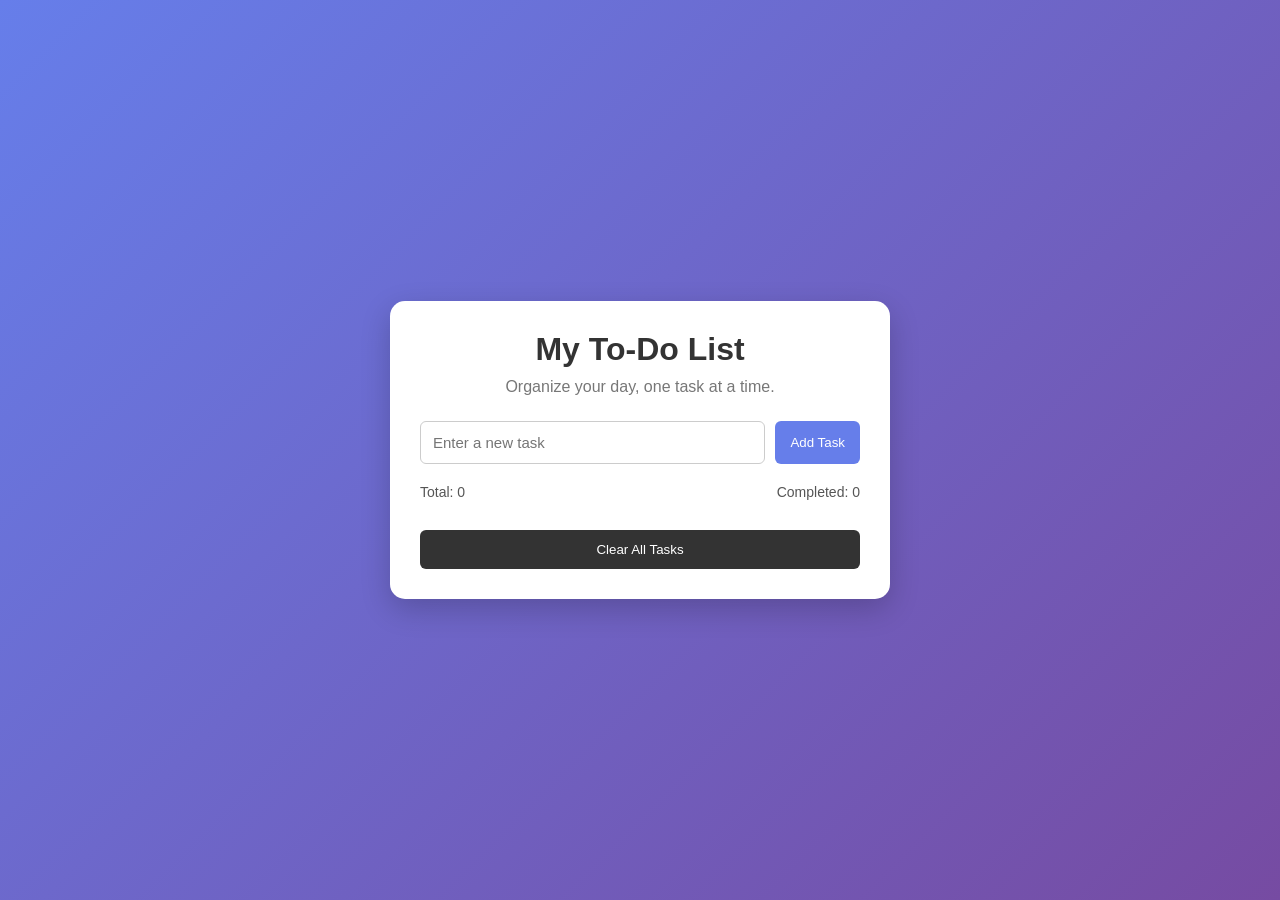
<file: index.html>
<!DOCTYPE html>
<html lang="en">
<head>
    <meta charset="UTF-8">
    <meta name="viewport" content="width=device-width, initial-scale=1.0">
    <title>My To-Do List</title>

    <link rel="stylesheet" href="./03-Practical-Implementation-Project/style.css">
</head>
<body>

    <div class="container">
        <h1>My To-Do List</h1>
        <p>Organize your day, one task at a time.</p>

        <div class="task-input">
            <input
                type="text"
                id="taskInput"
                placeholder="Enter a new task"
            >
            <button id="addBtn">Add Task</button>
        </div>

        <div class="task-summary">
            <span id="totalTasks">Total: 0</span>
            <span id="completedTasks">Completed: 0</span>
        </div>

        <ul id="taskList"></ul>

        <button id="clearBtn" class="clear-btn">
            Clear All Tasks
        </button>
    </div>

    <script src="./03-Practical-Implementation-Project/script.js"></script>
</body>
</html>
</file>
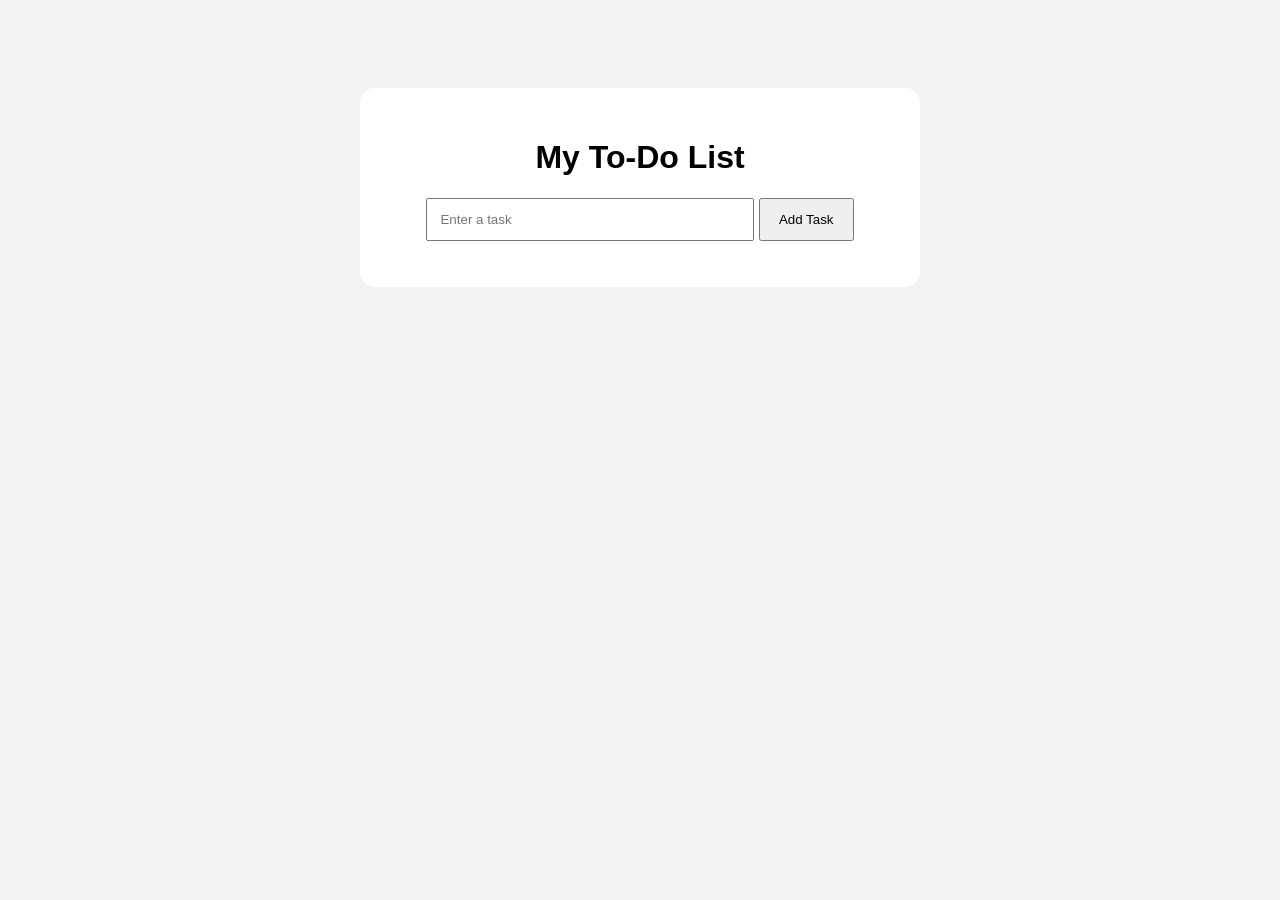
<file: 02-Core-Concepts/index.html>
<!DOCTYPE html>
<html>
<head>
    <title>My To-Do List</title>
    <link rel="stylesheet" href="style.css">
</head>
<body>

    <div class="container">
        <h1>My To-Do List</h1>

        <input type="text" id="taskInput" placeholder="Enter a task">

        <button onclick="addTask()">Add Task</button>

        <ul id="taskList"></ul>
    </div>

    <script src="script.js"></script>
</body>
</html>
</file>
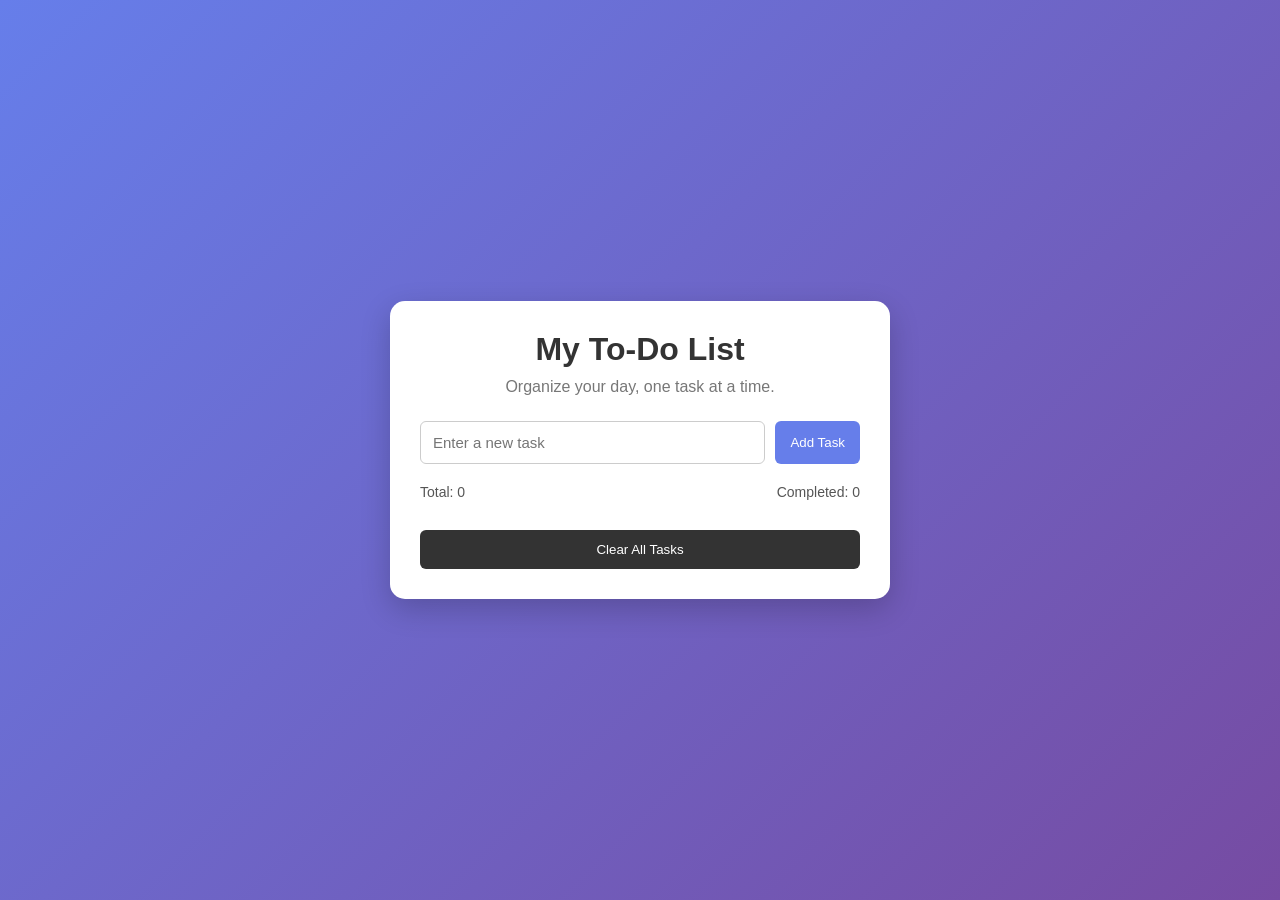
<file: 03-Practical-Implementation-Project/index.html>
<!DOCTYPE html>
<html lang="en">
<head>
    <meta charset="UTF-8">
    <meta name="viewport" content="width=device-width, initial-scale=1.0">
    <title>My To-Do List</title>
    <link rel="stylesheet" href="style.css">
</head>
<body>

    <div class="container">
        <h1>My To-Do List</h1>
        <p>Organize your day, one task at a time.</p>

        <div class="task-input">
            <input type="text" id="taskInput" placeholder="Enter a new task">
            <button id="addBtn">Add Task</button>
        </div>

        <div class="task-summary">
            <span id="totalTasks">Total: 0</span>
            <span id="completedTasks">Completed: 0</span>
        </div>

        <ul id="taskList"></ul>

        <button id="clearBtn" class="clear-btn">Clear All Tasks</button>
    </div>

    <script src="script.js"></script>
</body>
</html>
</file>
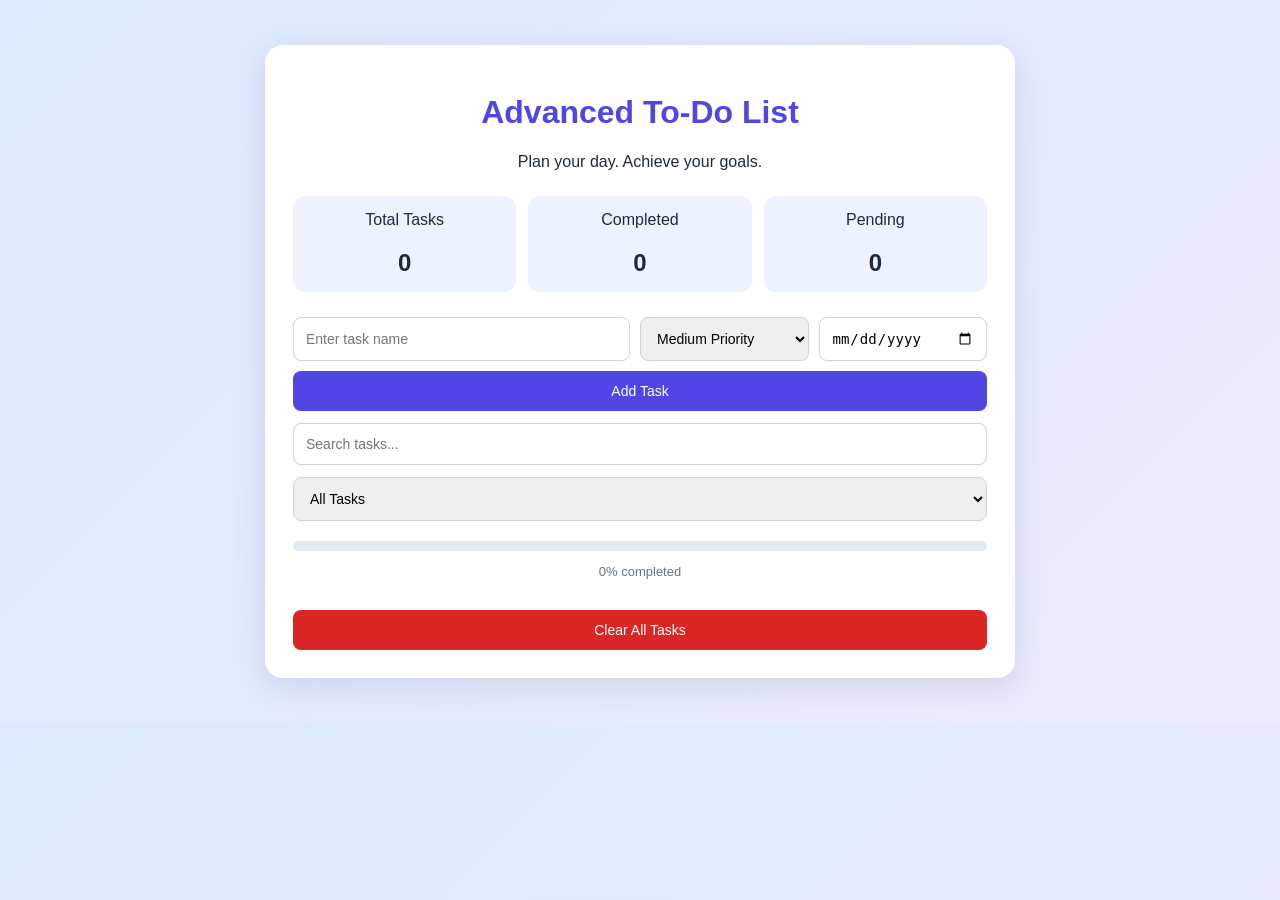
<file: 6 Final Project and Assessment/index.html>
<!DOCTYPE html>
<html lang="en">
<head>
  <meta charset="UTF-8">
  <meta name="viewport" content="width=device-width, initial-scale=1.0">
  <title>Advanced To-Do List</title>
  <link rel="stylesheet" href="style.css">
</head>
<body>
  <main class="container">
    <h1>Advanced To-Do List</h1>
    <p>Plan your day. Achieve your goals.</p>

    <section class="stats">
      <div>Total Tasks <h2 id="total">0</h2></div>
      <div>Completed <h2 id="completed">0</h2></div>
      <div>Pending <h2 id="pending">0</h2></div>
    </section>

    <form id="taskForm">
      <input id="taskInput" placeholder="Enter task name" required>
      <select id="priority">
        <option value="Medium">Medium Priority</option>
        <option value="High">High Priority</option>
        <option value="Low">Low Priority</option>
      </select>
      <input id="dueDate" type="date">
      <button type="submit">Add Task</button>
    </form>

    <input id="search" placeholder="Search tasks...">

    <select id="filter">
      <option value="All">All Tasks</option>
      <option value="Pending">Pending</option>
      <option value="Completed">Completed</option>
    </select>

    <div class="progress"><div id="progressBar"></div></div>
    <p id="progressText">0% completed</p>

    <ul id="taskList"></ul>
    <button id="clearBtn" class="clear">Clear All Tasks</button>
  </main>
  <script src="script.js"></script>
</body>
</html>
</file>
<file: 03-Practical-Implementation-Project/style.css>
* {
    margin: 0;
    padding: 0;
    box-sizing: border-box;
}

body {
    font-family: Arial, sans-serif;
    background: linear-gradient(135deg, #667eea, #764ba2);
    min-height: 100vh;
    display: flex;
    justify-content: center;
    align-items: center;
    padding: 20px;
}

.container {
    background: white;
    width: 100%;
    max-width: 500px;
    padding: 30px;
    border-radius: 15px;
    box-shadow: 0 10px 30px rgba(0, 0, 0, 0.2);
}

h1 {
    text-align: center;
    color: #333;
    margin-bottom: 10px;
}

p {
    text-align: center;
    color: #777;
    margin-bottom: 25px;
}

.task-input {
    display: flex;
    gap: 10px;
}

input {
    flex: 1;
    min-width: 0;
    padding: 12px;
    border: 1px solid #ccc;
    border-radius: 6px;
    font-size: 15px;
}

button {
    padding: 12px 15px;
    background: #667eea;
    color: white;
    border: none;
    border-radius: 6px;
    cursor: pointer;
}

button:hover {
    opacity: 0.85;
}

.task-summary {
    display: flex;
    justify-content: space-between;
    margin: 20px 0;
    color: #555;
    font-size: 14px;
}

#taskList {
    list-style: none;
}

#taskList li {
    display: flex;
    align-items: center;
    gap: 10px;
    padding: 12px;
    margin-bottom: 10px;
    background: #f4f5f9;
    border-radius: 6px;
    overflow-wrap: anywhere;
}

#taskList li span {
    flex: 1;
}

#taskList li.completed span {
    text-decoration: line-through;
    color: #888;
}

.delete-btn {
    background: #e74c3c;
    padding: 8px 10px;
}

.clear-btn {
    width: 100%;
    margin-top: 10px;
    background: #333;
}

@media (max-width: 400px) {
    .container {
        padding: 20px;
    }

    .task-input {
        flex-wrap: wrap;
    }

    .task-input input {
        flex-basis: 100%;
    }
}
</file>
<file: 02-Core-Concepts/style.css>
body {
    font-family: Arial, sans-serif;
    background: #f2f2f2;
    text-align: center;
    padding-top: 80px;
}

.container {
    background: white;
    width: 500px;
    margin: auto;
    padding: 30px;
    border-radius: 15px;
}

input {
    padding: 12px;
    width: 60%;
}

button {
    padding: 12px 18px;
    cursor: pointer;
}

li {
    list-style: none;
    padding: 10px;
    margin: 8px;
    background: #eee;
}
</file>
<file: 6 Final Project and Assessment/style.css>
* {
  box-sizing: border-box;
}

body {
  margin: 0;
  padding: 25px 12px;
  font-family: Arial, sans-serif;
  background: linear-gradient(135deg, #dbeafe, #ede9fe);
  color: #1e293b;
}

.container {
  max-width: 750px;
  margin: 20px auto;
  padding: 28px;
  background: white;
  border-radius: 18px;
  box-shadow: 0 8px 30px #64748b30;
}

h1, .container > p {
  text-align: center;
}

h1 {
  color: #4f46e5;
}

.stats {
  display: grid;
  grid-template-columns: repeat(3, 1fr);
  gap: 12px;
  margin: 25px 0;
}

.stats div {
  background: #eef2ff;
  padding: 15px;
  text-align: center;
  border-radius: 12px;
}

.stats h2 {
  margin-bottom: 0;
}

form {
  display: grid;
  grid-template-columns: 2fr 1fr 1fr;
  gap: 10px;
}

input, select, button {
  padding: 12px;
  border: 1px solid #cbd5e1;
  border-radius: 8px;
  font-size: 14px;
}

form button {
  grid-column: 1 / -1;
}

button {
  border: none;
  background: #4f46e5;
  color: white;
  cursor: pointer;
}

#search, #filter {
  width: 100%;
  margin-top: 12px;
}

.progress {
  background: #e2e8f0;
  height: 10px;
  border-radius: 10px;
  overflow: hidden;
  margin-top: 20px;
}

#progressBar {
  width: 0;
  height: 100%;
  background: #22c55e;
  transition: width 0.3s;
}

#progressText {
  font-size: 13px;
  color: #64748b;
}

li {
  display: flex;
  align-items: center;
  gap: 10px;
  padding: 13px 0;
  border-bottom: 1px solid #e2e8f0;
  overflow-wrap: anywhere;
}

li span {
  flex: 1;
}

li small {
  display: block;
  color: #64748b;
  margin-top: 5px;
}

li.done span {
  text-decoration: line-through;
  color: #94a3b8;
}

li button {
  padding: 8px;
}

.clear {
  width: 100%;
  background: #dc2626;
  margin-top: 15px;
}

@media (max-width: 600px) {
  .container { padding: 18px; }
  form { grid-template-columns: 1fr; }
  form button { grid-column: auto; }
  .stats { gap: 6px; }
  .stats div { padding: 10px 4px; font-size: 12px; }
}
</file>
